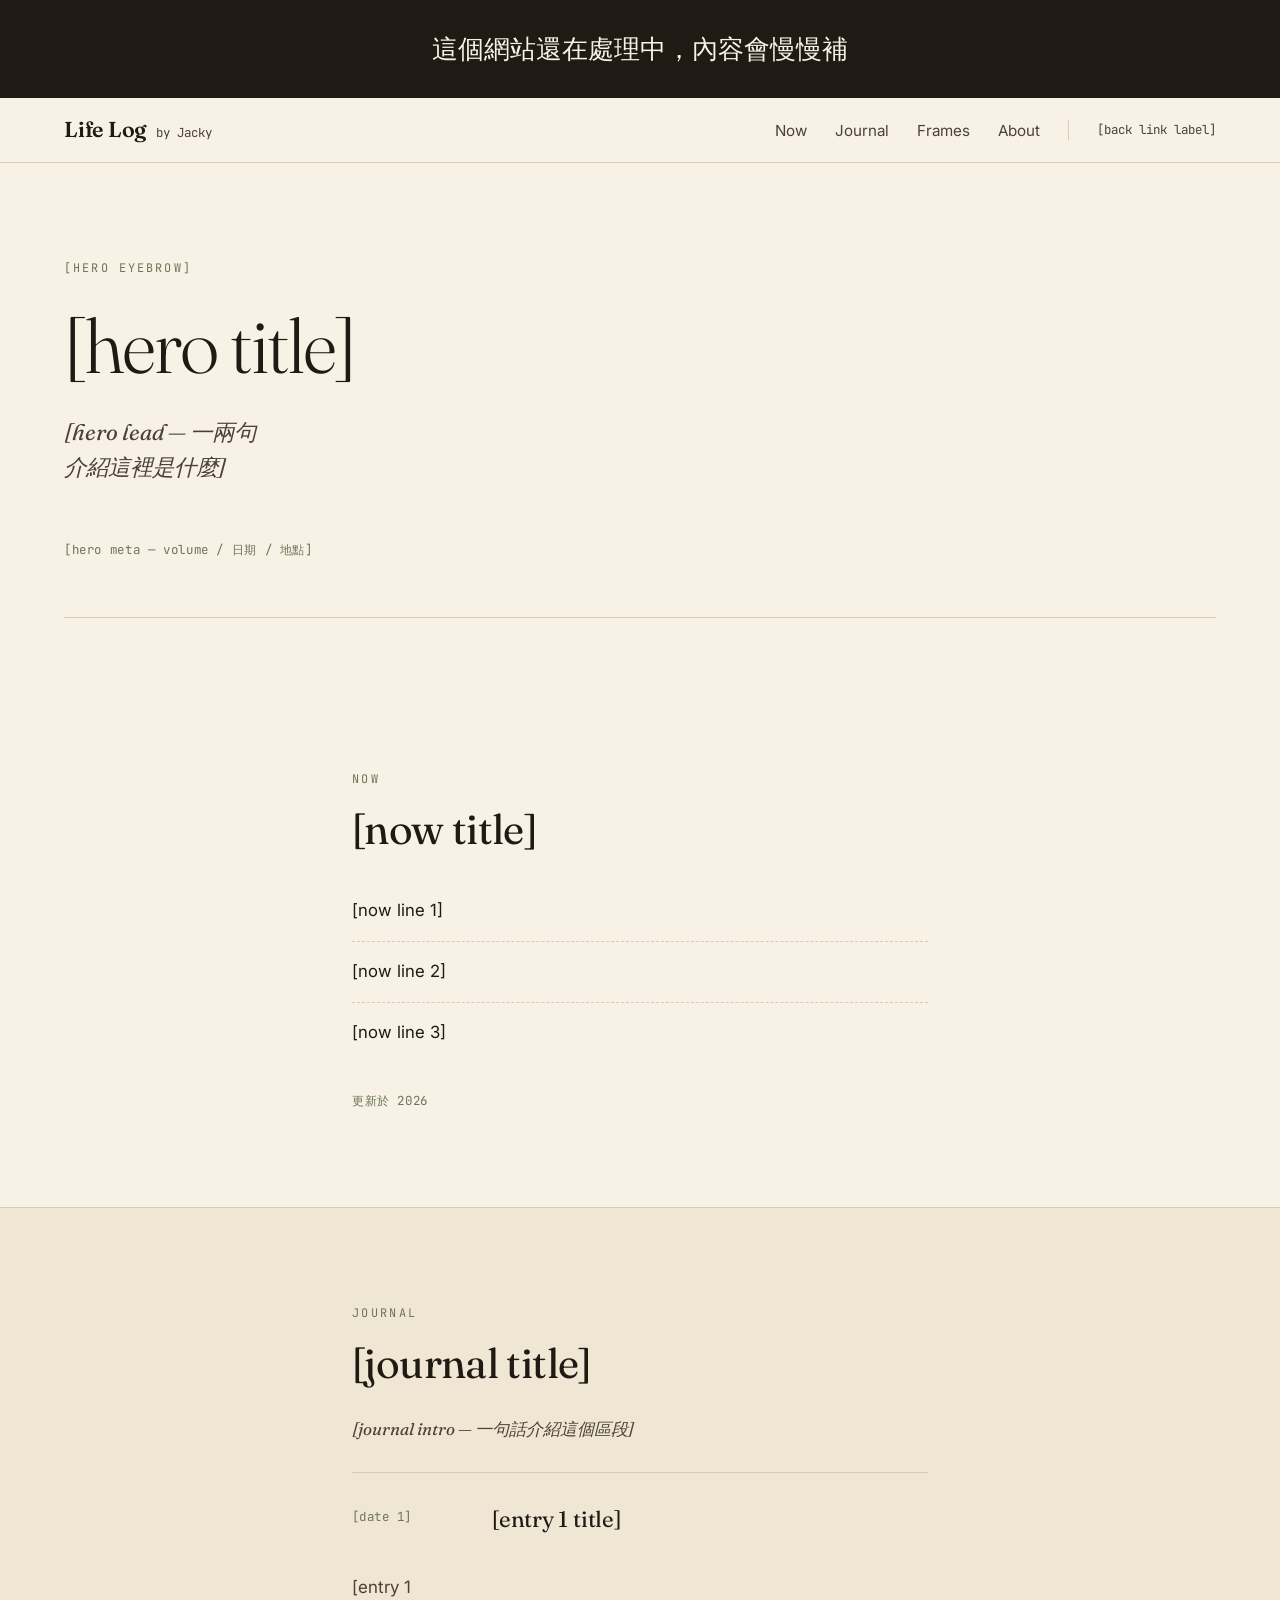
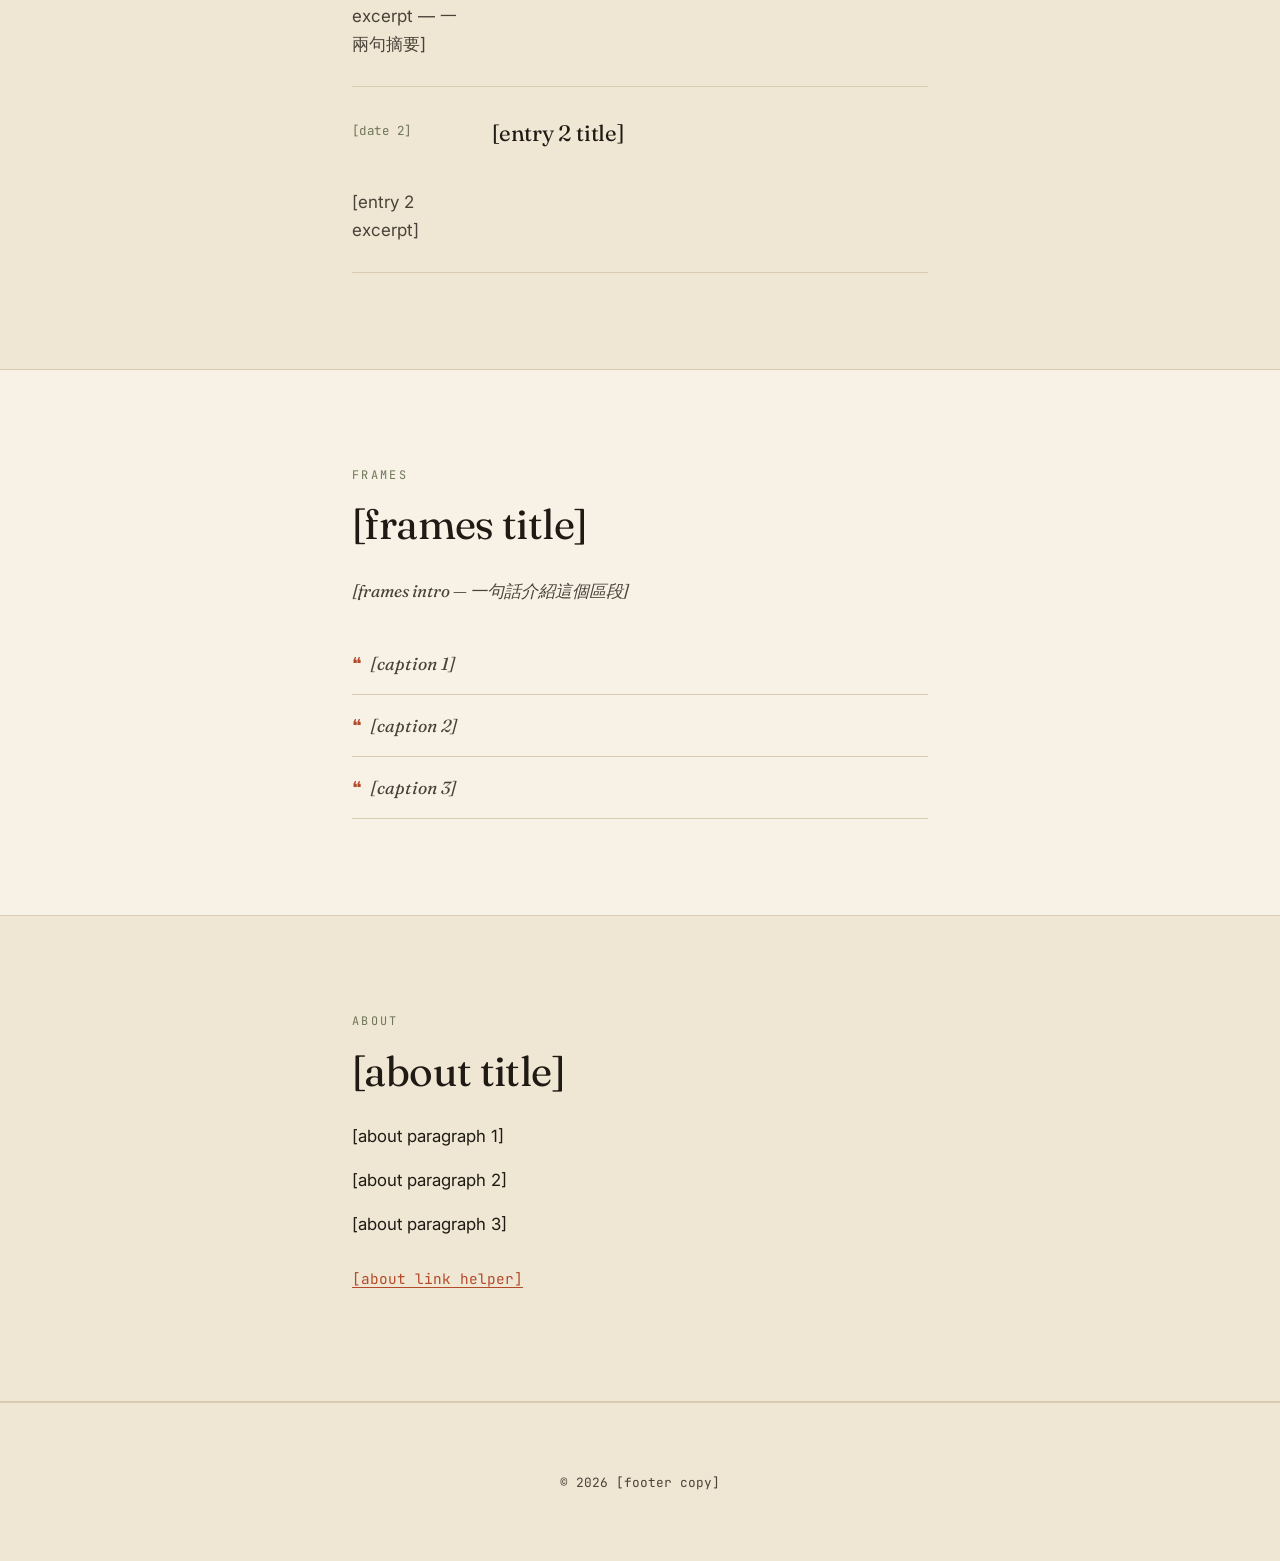
<file: index.html>
<!doctype html>
<html lang="zh-Hant" data-attr="lang=meta.lang">
  <head>
    <meta charset="utf-8" />
    <meta name="viewport" content="width=device-width, initial-scale=1" />
    <title data-text="meta.title">Jacky · Life Log</title>
    <meta name="description" data-attr="content=meta.description" content="" />
    <meta property="og:title" data-attr="content=meta.ogTitle" content="" />
    <meta property="og:description" data-attr="content=meta.ogDescription" content="" />
    <meta property="og:type" content="website" />
    <link rel="preconnect" href="https://fonts.googleapis.com" />
    <link rel="preconnect" href="https://fonts.gstatic.com" crossorigin />
    <link
      href="https://fonts.googleapis.com/css2?family=Fraunces:opsz,wght@9..144,300;9..144,400;9..144,600&family=Inter:wght@400;500&family=JetBrains+Mono:wght@400&display=swap"
      rel="stylesheet"
    />
    <link rel="stylesheet" href="styles.css" />
  </head>
  <body class="is-loading">
    <a class="skip-link" href="#main">Skip to content</a>

    <div class="notice" data-if="notice.text" role="status" data-text="notice.text"></div>

    <header class="site-header">
      <div class="shell shell--header">
        <a class="brand" href="/">
          <span class="brand__mark" data-text="header.brand">Life Log</span>
          <span class="brand__tag" data-text="header.tagline">by Jacky</span>
        </a>
        <nav class="nav" aria-label="primary">
          <ul class="nav__list" data-list="header.links" data-item-template="nav-link"></ul>
        </nav>
        <a class="back-link" data-attr="href=header.back.href" data-text="header.back.label" href="#">←</a>
      </div>
    </header>

    <template id="nav-link">
      <li>
        <a data-bind-attr="href=href" data-bind-text="label" href="#"></a>
      </li>
    </template>

    <main id="main">
      <section class="hero">
        <div class="shell">
          <p class="eyebrow" data-copy="hero.eyebrow"></p>
          <h1 class="display" data-copy="hero.title"></h1>
          <p class="lead" data-copy="hero.lead"></p>
          <p class="meta-line" data-copy="hero.meta"></p>
        </div>
        <div class="hero__rule" aria-hidden="true"></div>
      </section>

      <section class="block" id="now">
        <div class="shell shell--narrow">
          <p class="kicker" data-text="now.kicker"></p>
          <h2 class="h2" data-copy="now.title"></h2>
          <ul class="now-list" data-list="now.lines" data-item-template="now-line"></ul>
          <p class="meta-line" data-copy="now.updated"></p>
        </div>
      </section>

      <template id="now-line">
        <li data-bind="value"></li>
      </template>

      <section class="block block--alt" id="journal">
        <div class="shell shell--narrow">
          <p class="kicker" data-text="journal.kicker"></p>
          <h2 class="h2" data-copy="journal.title"></h2>
          <p class="intro" data-copy="journal.intro"></p>
          <ol class="journal-list" data-list="journal.entries" data-item-template="journal-entry"></ol>
        </div>
      </section>

      <template id="journal-entry">
        <li class="journal-entry">
          <span class="journal-entry__date" data-bind-text="date"></span>
          <h3 class="journal-entry__title" data-bind="title"></h3>
          <p class="journal-entry__excerpt" data-bind="excerpt"></p>
        </li>
      </template>

      <section class="block" id="frames">
        <div class="shell shell--narrow">
          <p class="kicker" data-text="frames.kicker"></p>
          <h2 class="h2" data-copy="frames.title"></h2>
          <p class="intro" data-copy="frames.intro"></p>
          <ul class="caption-list" data-list="frames.captions" data-item-template="caption-line"></ul>
        </div>
      </section>

      <template id="caption-line">
        <li data-bind="value"></li>
      </template>

      <section class="block block--alt" id="about">
        <div class="shell shell--narrow">
          <p class="kicker" data-text="about.kicker"></p>
          <h2 class="h2" data-copy="about.title"></h2>
          <div class="prose" data-list="about.paragraphs" data-item-template="prose-p"></div>
          <p class="link-line">
            <a data-attr="href=about.linkUrl" data-text="about.linkHelper" href="#"></a>
          </p>
        </div>
      </section>

      <template id="prose-p">
        <p data-bind="value"></p>
      </template>
    </main>

    <footer class="site-footer">
      <div class="shell">
        <p data-copy="footer.copy"></p>
      </div>
    </footer>

    <script src="content/render.js" defer></script>
  </body>
</html>
</file>
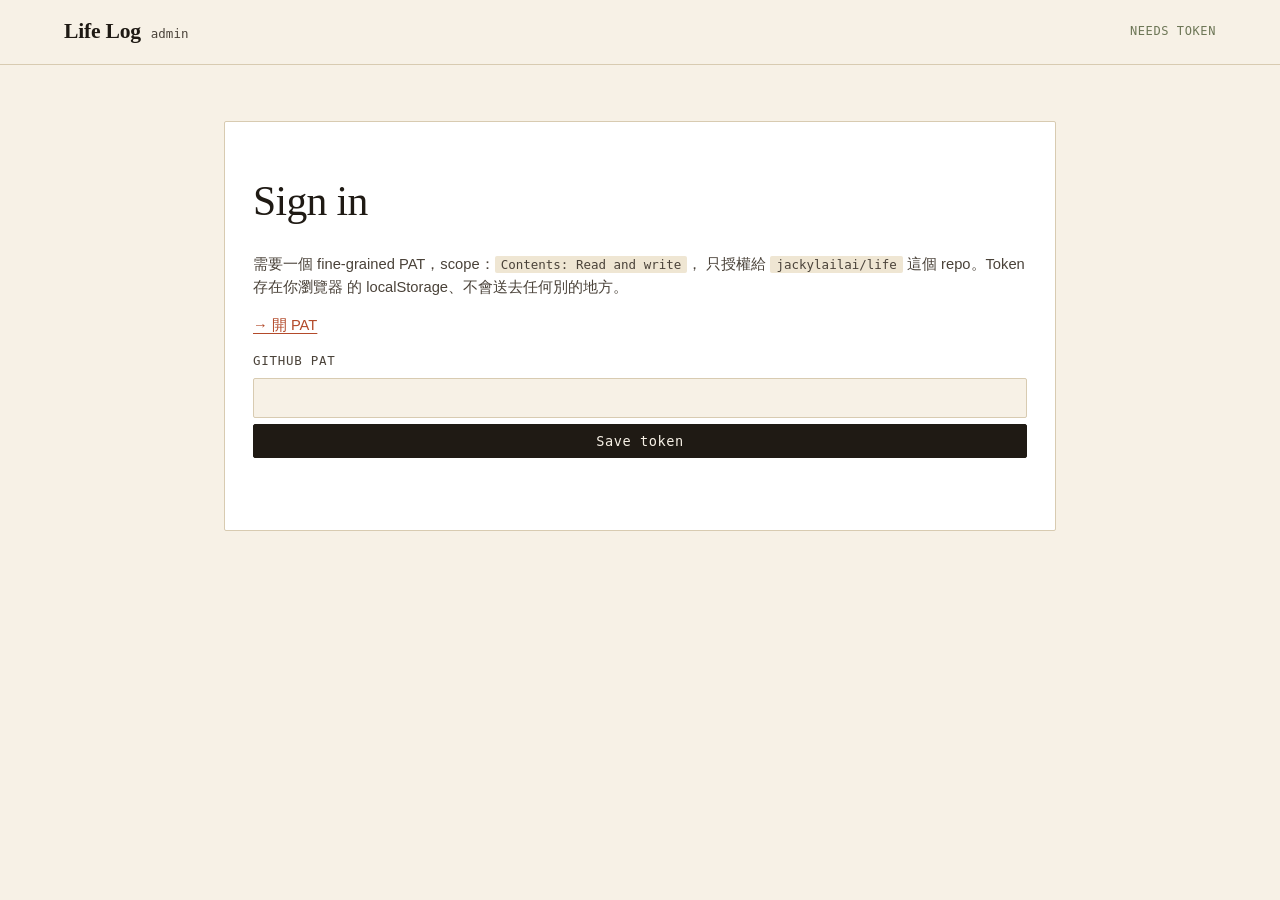
<file: admin/index.html>
<!doctype html>
<html lang="zh-Hant">
  <head>
    <meta charset="utf-8" />
    <meta name="viewport" content="width=device-width, initial-scale=1" />
    <meta name="robots" content="noindex, nofollow" />
    <title>Life Log · Admin</title>
    <link rel="stylesheet" href="../styles.css" />
    <link rel="stylesheet" href="admin.css" />
  </head>
  <body>
    <header class="admin-header">
      <div class="shell shell--header">
        <a class="brand" href="../">
          <span class="brand__mark">Life Log</span>
          <span class="brand__tag">admin</span>
        </a>
        <span class="admin-status" id="status" data-state="idle">idle</span>
        <button type="button" class="ghost-btn" id="clear-token-btn" hidden>clear token</button>
      </div>
    </header>

    <main class="shell shell--admin">
      <!-- token entry -->
      <section class="panel" id="token-panel" hidden>
        <h1 class="h2">Sign in</h1>
        <p class="muted">
          需要一個 fine-grained PAT，scope：<code>Contents: Read and write</code>，
          只授權給 <code>jackylailai/life</code> 這個 repo。Token 存在你瀏覽器
          的 localStorage、不會送去任何別的地方。
        </p>
        <p class="muted">
          <a href="https://github.com/settings/personal-access-tokens/new" target="_blank" rel="noopener">→ 開 PAT</a>
        </p>
        <form id="token-form" class="field">
          <label for="token-input">GitHub PAT</label>
          <input type="password" id="token-input" autocomplete="off" spellcheck="false" required />
          <button type="submit" class="primary-btn">Save token</button>
        </form>
      </section>

      <!-- editor -->
      <section class="panel" id="editor-panel" hidden>
        <h1 class="h2">Edit content</h1>
        <p class="muted" id="loaded-info"></p>

        <form id="content-form"></form>

        <h2 class="h2">Photos</h2>
        <p class="muted">
          拖照片進下面區域，會在前端自動 resize（最大寬 2000px、JPEG q=0.85）。
          按 <em>Save all</em> 時跟 content 一起 commit 進 <code>assets/</code>。
          路徑像 <code>assets/2026-05-24-foo.jpg</code>，可貼進上面任何文字欄位。
        </p>
        <div id="drop-zone" class="drop-zone">
          <p>把照片拖進來，或 <label for="file-input" class="file-link">選擇檔案</label></p>
          <input type="file" id="file-input" accept="image/*" multiple hidden />
        </div>
        <ul id="pending-images" class="pending-list"></ul>

        <div class="save-bar">
          <label class="field">
            <span>Commit message</span>
            <input type="text" id="commit-message" placeholder="admin: update content" />
          </label>
          <button type="button" class="primary-btn" id="save-btn">Save all</button>
        </div>

        <p class="muted" id="save-result"></p>
      </section>
    </main>

    <script src="admin.js" type="module"></script>
  </body>
</html>
</file>
<file: styles.css>
/* ============================================================
   life log — design intent: warm paper, serif, journal calm.
   deliberately not the profolio aesthetic.
   ============================================================ */

:root {
  --paper: #f7f1e6;
  --paper-deep: #efe6d3;
  --ink: #1f1a14;
  --ink-soft: #4a4239;
  --rule: #d8cbb1;
  --accent: #b34a2a;       /* terracotta */
  --accent-soft: #c9764f;
  --olive: #6d7656;        /* secondary muted */
  --shadow: 0 1px 0 rgba(31, 26, 20, 0.06);

  --font-display: "Fraunces", "Iowan Old Style", Georgia, serif;
  --font-body: "Inter", -apple-system, BlinkMacSystemFont, "Segoe UI", sans-serif;
  --font-mono: "JetBrains Mono", ui-monospace, SFMono-Regular, Menlo, monospace;

  --gap-xs: 8px;
  --gap-s: 16px;
  --gap-m: 28px;
  --gap-l: 56px;
  --gap-xl: 96px;

  --radius: 2px;
  --measure: 36rem;
}

* { box-sizing: border-box; }

html {
  -webkit-text-size-adjust: 100%;
  scroll-behavior: smooth;
}

body {
  margin: 0;
  background: var(--paper);
  color: var(--ink);
  font-family: var(--font-body);
  font-size: 17px;
  line-height: 1.65;
  text-rendering: optimizeLegibility;
  -webkit-font-smoothing: antialiased;
  opacity: 1;
  transition: opacity 280ms ease;
}

body.is-loading { opacity: 0; }

a {
  color: var(--accent);
  text-decoration: underline;
  text-decoration-thickness: 1px;
  text-underline-offset: 3px;
}
a:hover { color: var(--accent-soft); }

.skip-link {
  position: absolute;
  left: -9999px;
  top: 0;
}
.skip-link:focus {
  left: var(--gap-s);
  top: var(--gap-s);
  background: var(--ink);
  color: var(--paper);
  padding: 8px 12px;
  z-index: 100;
}

/* ---------- top notice ---------- */
.notice {
  background: var(--ink);
  color: var(--paper);
  text-align: center;
  font-family: var(--font-display);
  font-size: clamp(1.1rem, 2.4vw, 1.6rem);
  padding: 28px 16px;
}

/* ---------- shell ---------- */
.shell {
  width: min(72rem, calc(100vw - 2 * var(--gap-m)));
  margin: 0 auto;
}
.shell--narrow {
  width: min(var(--measure), calc(100vw - 2 * var(--gap-m)));
}
.shell--header {
  display: flex;
  align-items: center;
  gap: var(--gap-m);
}

/* ---------- header ---------- */
.site-header {
  position: sticky;
  top: 0;
  background: color-mix(in srgb, var(--paper) 92%, transparent);
  backdrop-filter: blur(6px);
  border-bottom: 1px solid var(--rule);
  padding: 14px 0;
  z-index: 10;
}

.brand {
  display: flex;
  align-items: baseline;
  gap: 10px;
  text-decoration: none;
  color: var(--ink);
}
.brand__mark {
  font-family: var(--font-display);
  font-weight: 600;
  font-size: 1.35rem;
  letter-spacing: -0.01em;
}
.brand__tag {
  font-family: var(--font-mono);
  font-size: 0.78rem;
  color: var(--ink-soft);
}

.nav { margin-left: auto; }
.nav__list {
  display: flex;
  gap: var(--gap-m);
  list-style: none;
  margin: 0;
  padding: 0;
}
.nav__list a {
  color: var(--ink-soft);
  text-decoration: none;
  font-size: 0.95rem;
}
.nav__list a:hover { color: var(--accent); }

.back-link {
  font-family: var(--font-mono);
  font-size: 0.78rem;
  color: var(--ink-soft);
  text-decoration: none;
  border-left: 1px solid var(--rule);
  padding-left: var(--gap-m);
}
.back-link:hover { color: var(--accent); }

@media (max-width: 720px) {
  .nav { display: none; }
  .back-link { margin-left: auto; border: 0; padding: 0; }
}

/* ---------- hero ---------- */
.hero {
  padding: var(--gap-xl) 0 var(--gap-l);
  position: relative;
}
.eyebrow {
  font-family: var(--font-mono);
  text-transform: uppercase;
  font-size: 0.74rem;
  letter-spacing: 0.18em;
  color: var(--olive);
  margin: 0 0 var(--gap-m);
}
.display {
  font-family: var(--font-display);
  font-weight: 300;
  font-size: clamp(2.6rem, 7vw, 4.8rem);
  line-height: 1.05;
  letter-spacing: -0.025em;
  margin: 0 0 var(--gap-m);
  color: var(--ink);
  max-width: 14em;
}
.lead {
  font-family: var(--font-display);
  font-weight: 400;
  font-style: italic;
  font-size: clamp(1.15rem, 2vw, 1.4rem);
  line-height: 1.55;
  color: var(--ink-soft);
  max-width: 32rem;
  margin: 0 0 var(--gap-l);
}
.meta-line {
  font-family: var(--font-mono);
  font-size: 0.78rem;
  color: var(--olive);
  letter-spacing: 0.05em;
  margin: 0;
}
.hero__rule {
  margin-top: var(--gap-l);
  border-bottom: 1px solid var(--rule);
  width: min(72rem, calc(100vw - 2 * var(--gap-m)));
  margin-inline: auto;
}

.accent {
  color: var(--accent);
  font-style: normal;
}

/* ---------- blocks ---------- */
.block {
  padding: var(--gap-xl) 0;
}
.block--alt {
  background: var(--paper-deep);
  border-block: 1px solid var(--rule);
}

.kicker {
  font-family: var(--font-mono);
  text-transform: uppercase;
  font-size: 0.74rem;
  letter-spacing: 0.2em;
  color: var(--olive);
  margin: 0 0 var(--gap-s);
}
.h2 {
  font-family: var(--font-display);
  font-weight: 400;
  font-size: clamp(1.8rem, 3.5vw, 2.6rem);
  line-height: 1.15;
  letter-spacing: -0.015em;
  margin: 0 0 var(--gap-m);
  color: var(--ink);
}
.intro {
  font-family: var(--font-display);
  font-style: italic;
  color: var(--ink-soft);
  margin: 0 0 var(--gap-m);
}

/* ---------- now ---------- */
.now-list {
  list-style: none;
  margin: 0 0 var(--gap-m);
  padding: 0;
}
.now-list li {
  padding: var(--gap-s) 0;
  border-bottom: 1px dashed var(--rule);
  font-size: 1.05rem;
}
.now-list li:last-child { border-bottom: 0; }

/* ---------- journal ---------- */
.journal-list {
  list-style: none;
  margin: 0;
  padding: 0;
  counter-reset: entry;
}
.journal-entry {
  display: grid;
  grid-template-columns: 7rem 1fr;
  gap: var(--gap-m);
  padding: var(--gap-m) 0;
  border-top: 1px solid var(--rule);
}
.journal-entry:last-child { border-bottom: 1px solid var(--rule); }
.journal-entry__date {
  font-family: var(--font-mono);
  font-size: 0.78rem;
  color: var(--olive);
  letter-spacing: 0.04em;
  padding-top: 6px;
}
.journal-entry__title {
  font-family: var(--font-display);
  font-weight: 400;
  font-size: 1.4rem;
  margin: 0 0 var(--gap-xs);
  color: var(--ink);
  letter-spacing: -0.01em;
}
.journal-entry__excerpt {
  margin: 0;
  color: var(--ink-soft);
}

@media (max-width: 560px) {
  .journal-entry { grid-template-columns: 1fr; gap: var(--gap-xs); }
}

/* ---------- frames ---------- */
.caption-list {
  list-style: none;
  margin: 0;
  padding: 0;
}
.caption-list li {
  font-family: var(--font-display);
  font-style: italic;
  font-size: 1.1rem;
  color: var(--ink-soft);
  padding: var(--gap-s) 0;
  border-bottom: 1px solid var(--rule);
}
.caption-list li::before {
  content: "❝";
  color: var(--accent);
  font-style: normal;
  margin-right: var(--gap-xs);
}

/* ---------- about ---------- */
.prose p {
  margin: 0 0 var(--gap-s);
  font-size: 1.05rem;
}
.link-line {
  margin-top: var(--gap-m);
  font-family: var(--font-mono);
  font-size: 0.9rem;
}

/* ---------- footer ---------- */
.site-footer {
  padding: var(--gap-l) 0;
  border-top: 1px solid var(--rule);
  background: var(--paper-deep);
  color: var(--ink-soft);
  font-family: var(--font-mono);
  font-size: 0.8rem;
  text-align: center;
}

/* ---------- reduced motion ---------- */
@media (prefers-reduced-motion: reduce) {
  html { scroll-behavior: auto; }
  body { transition: none; }
}

/* ---------- print ---------- */
@media print {
  .site-header, .site-footer, .back-link { display: none; }
  body { background: #fff; color: #000; }
  a { color: #000; text-decoration: none; }
}
</file>
<file: admin/admin.css>
/* admin — utilitarian forms on the same paper palette. */

body { padding-bottom: 96px; }

.admin-header {
  position: sticky;
  top: 0;
  background: color-mix(in srgb, var(--paper) 92%, transparent);
  backdrop-filter: blur(6px);
  border-bottom: 1px solid var(--rule);
  padding: 14px 0;
  z-index: 10;
}

.shell--admin {
  padding-block: var(--gap-l);
  max-width: 52rem;
}

.admin-status {
  margin-left: auto;
  font-family: var(--font-mono);
  font-size: 0.75rem;
  color: var(--olive);
  letter-spacing: 0.05em;
  text-transform: uppercase;
}
.admin-status[data-state="loading"] { color: var(--accent-soft); }
.admin-status[data-state="saving"] { color: var(--accent); }
.admin-status[data-state="ok"] { color: var(--olive); }
.admin-status[data-state="error"] { color: #b34a2a; font-weight: 600; }

.panel {
  background: #fff;
  border: 1px solid var(--rule);
  border-radius: var(--radius);
  padding: var(--gap-l) var(--gap-m);
  margin-bottom: var(--gap-l);
}
.panel h1, .panel h2 { margin-top: 0; }
.panel h2 { margin-top: var(--gap-l); }

.muted {
  color: var(--ink-soft);
  font-size: 0.92rem;
  line-height: 1.55;
}
.muted code {
  background: var(--paper-deep);
  padding: 1px 6px;
  border-radius: 2px;
  font-family: var(--font-mono);
  font-size: 0.85em;
}

.field {
  display: flex;
  flex-direction: column;
  gap: 6px;
  margin-bottom: var(--gap-s);
}
.field > span,
.field > label {
  font-family: var(--font-mono);
  font-size: 0.78rem;
  color: var(--ink-soft);
  text-transform: uppercase;
  letter-spacing: 0.06em;
}

input[type="text"],
input[type="password"],
textarea {
  font-family: var(--font-body);
  font-size: 0.98rem;
  padding: 10px 12px;
  border: 1px solid var(--rule);
  border-radius: var(--radius);
  background: var(--paper);
  color: var(--ink);
  width: 100%;
}
textarea {
  min-height: 84px;
  resize: vertical;
  font-family: var(--font-body);
  line-height: 1.55;
}
input:focus, textarea:focus {
  outline: 2px solid var(--accent-soft);
  outline-offset: 1px;
  border-color: var(--accent-soft);
}

.primary-btn,
.ghost-btn,
.row-btn {
  font-family: var(--font-mono);
  font-size: 0.85rem;
  letter-spacing: 0.04em;
  padding: 8px 18px;
  border-radius: var(--radius);
  cursor: pointer;
  border: 1px solid var(--ink);
}
.primary-btn {
  background: var(--ink);
  color: var(--paper);
}
.primary-btn:hover { background: var(--accent); border-color: var(--accent); }
.primary-btn:disabled { opacity: 0.45; cursor: not-allowed; }

.ghost-btn {
  background: transparent;
  color: var(--ink-soft);
  border-color: var(--rule);
  padding: 6px 12px;
  font-size: 0.78rem;
}
.ghost-btn:hover { color: var(--accent); border-color: var(--accent); }

.row-btn {
  background: transparent;
  border-color: var(--rule);
  color: var(--ink-soft);
  padding: 4px 10px;
  font-size: 0.78rem;
}
.row-btn:hover { color: var(--accent); border-color: var(--accent); }

/* schema sections */
.section {
  border-top: 1px solid var(--rule);
  padding-top: var(--gap-m);
  margin-top: var(--gap-m);
}
.section__title {
  font-family: var(--font-mono);
  text-transform: uppercase;
  font-size: 0.78rem;
  letter-spacing: 0.12em;
  color: var(--olive);
  margin: 0 0 var(--gap-s);
}

/* array of strings */
.array-list,
.object-list {
  display: flex;
  flex-direction: column;
  gap: var(--gap-xs);
  margin: 0 0 var(--gap-s);
  padding: 0;
  list-style: none;
}
.array-row {
  display: flex;
  gap: var(--gap-xs);
  align-items: stretch;
}
.array-row input { flex: 1; }

/* array of objects (journal entries) */
.object-row {
  border: 1px dashed var(--rule);
  border-radius: var(--radius);
  padding: var(--gap-s) var(--gap-s) 4px;
  background: var(--paper);
  position: relative;
}
.object-row .row-btn {
  position: absolute;
  top: 8px;
  right: 8px;
}

/* drop zone + pending images */
.drop-zone {
  border: 2px dashed var(--rule);
  border-radius: var(--radius);
  padding: var(--gap-l);
  text-align: center;
  color: var(--ink-soft);
  margin-bottom: var(--gap-m);
  transition: background 120ms ease, border-color 120ms ease;
}
.drop-zone.is-dragover {
  background: var(--paper-deep);
  border-color: var(--accent-soft);
  color: var(--accent);
}
.file-link {
  text-decoration: underline;
  color: var(--accent);
  cursor: pointer;
}

.pending-list {
  list-style: none;
  margin: 0 0 var(--gap-m);
  padding: 0;
  display: grid;
  grid-template-columns: repeat(auto-fill, minmax(180px, 1fr));
  gap: var(--gap-s);
}
.pending-item {
  border: 1px solid var(--rule);
  border-radius: var(--radius);
  padding: 8px;
  background: var(--paper);
  font-size: 0.82rem;
}
.pending-item img {
  width: 100%;
  height: 120px;
  object-fit: cover;
  border-radius: var(--radius);
  margin-bottom: 6px;
}
.pending-item .filename {
  font-family: var(--font-mono);
  font-size: 0.76rem;
  word-break: break-all;
  color: var(--ink-soft);
}
.pending-item .pending-row {
  display: flex;
  justify-content: space-between;
  align-items: center;
  margin-top: 6px;
}
.pending-item .size {
  font-family: var(--font-mono);
  font-size: 0.72rem;
  color: var(--olive);
}

.save-bar {
  display: flex;
  align-items: flex-end;
  gap: var(--gap-m);
  border-top: 1px solid var(--rule);
  padding-top: var(--gap-m);
  margin-top: var(--gap-l);
}
.save-bar .field { flex: 1; margin-bottom: 0; }
</file>
